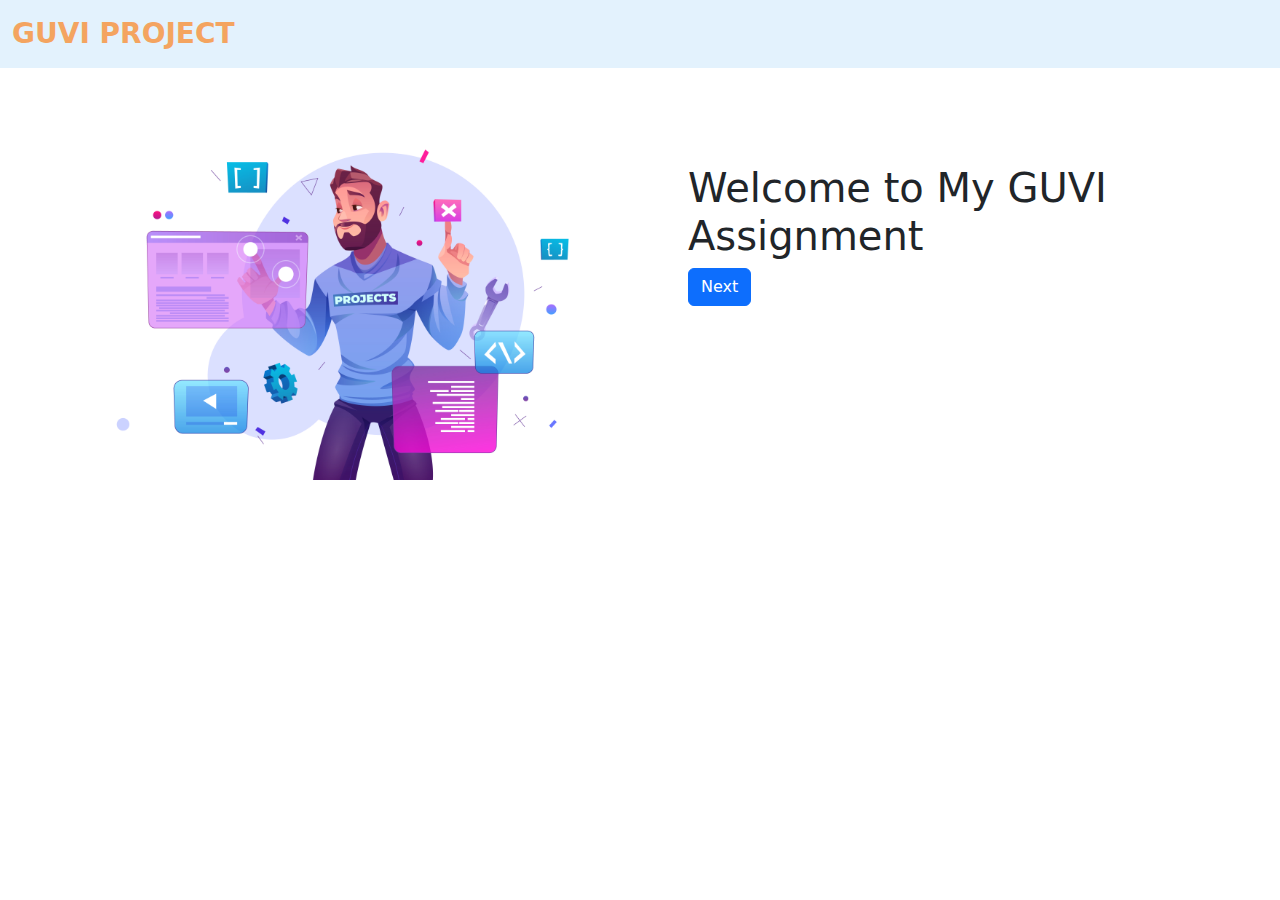
<file: index.html>
<!DOCTYPE html>
<html lang="en">
<head>
    <meta charset="UTF-8">
    <meta name="viewport" content="width=device-width, initial-scale=1.0">
    <title>Document</title>
    <link rel="stylesheet" href="https://cdn.jsdelivr.net/npm/bootstrap@5.3.3/dist/css/bootstrap.min.css">
</head>
<body>
  
<nav class="navbar navbar-expand-lg sticky-top" style="background-color: #e3f2fd;">
    <div class="container-fluid">
        <a class="navbar-brand fw-semibold fs-3" style="color: sandybrown" href="./index.html">GUVI PROJECT</a>
    </div>
</nav>

<div class="container mt-5">
    <div class="row">
        <div class="col-md-6 ">
            <img class="img-fluid w-100" src="./assets/Image/background.jpg" alt="">
        </div>
        <div class="col-md-6 mt-5 ps-5">
            <h1 class="title">Welcome to My GUVI Assignment</h1>
            <a href="./login.html" class="btn btn-primary">Next</a>
        </div>
        
    </div>
</div>

</body>
</html>
</file>
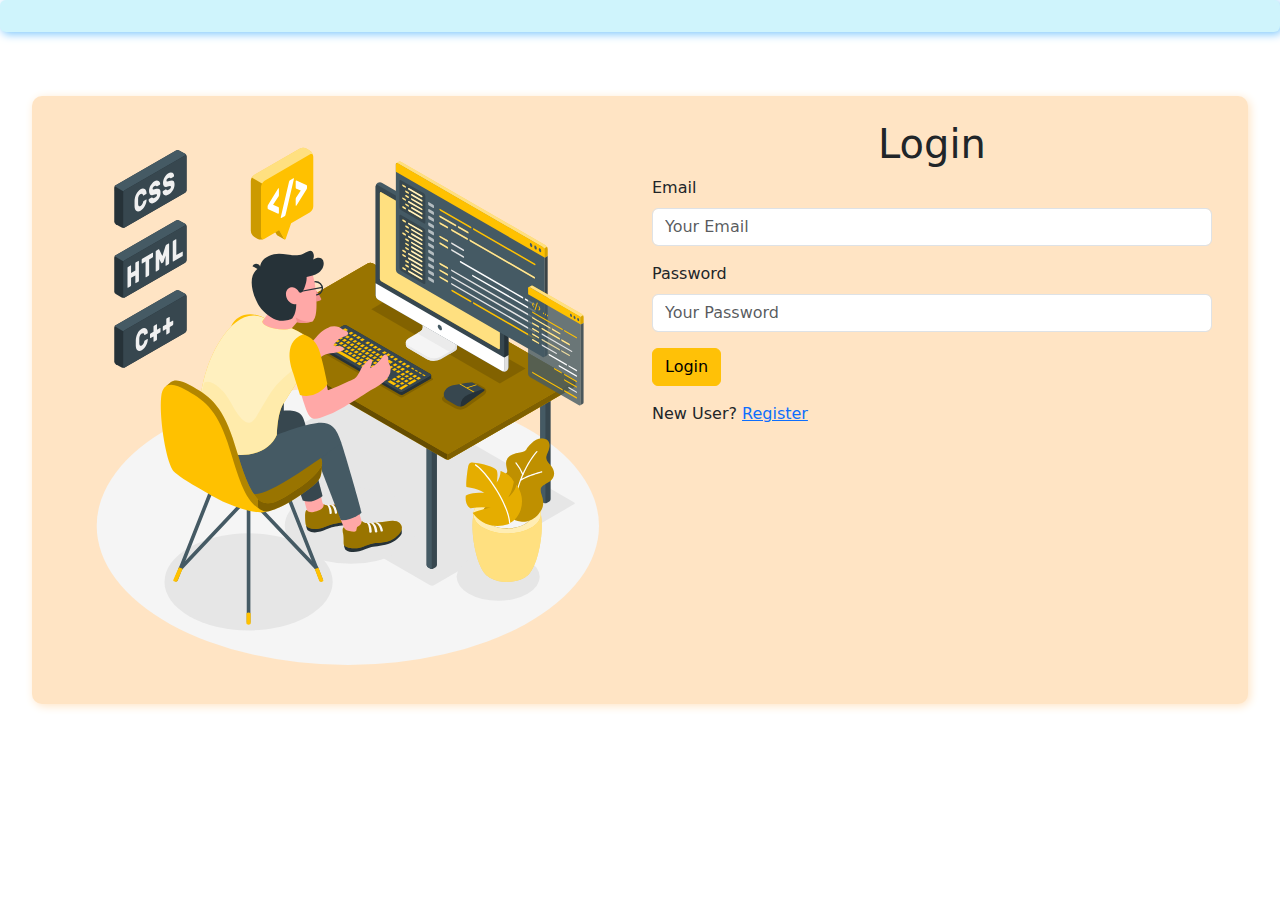
<file: login.html>
<!DOCTYPE html>
<html lang="en">
<head>
    <meta charset="UTF-8">
    <meta name="viewport" content="width=device-width, initial-scale=1.0">
    <title>Login</title>
    <link rel="stylesheet" href="./css/login.css">
    <link rel="stylesheet" href="https://cdn.jsdelivr.net/npm/bootstrap@5.3.3/dist/css/bootstrap.min.css">
</head>
<body>
  <script src="https://ajax.googleapis.com/ajax/libs/jquery/3.6.0/jquery.min.js"></script>

    <nav class="navbar navbar-expand-lg sticky-top navbar-shadow p-3 mb-5 rounded bg-info-subtle">
        <div class="container-fluid">
            <a class="navbar-brand fw-semibold fs-3" style="color:sandybrown" href="./index.html">Profile Maker</a>
            <button class="navbar-toggler" type="button" data-bs-toggle="collapse" data-bs-target="#navbarSupportedContent" aria-controls="navbarSupportedContent" aria-expanded="false" aria-label="Toggle navigation">
                <span class="navbar-toggler-icon"></span>
            </button>
            <div class="collapse navbar-collapse" id="navbarSupportedContent">
                <ul class="navbar-nav me-auto mb-2 mb-lg-0">
                    <li class="nav-item">
                        <a class="nav-link active" style="color:sandybrown" aria-current="page" href="./login.html">Home</a>
                    </li>
                    <li class="nav-item">
                        <a class="nav-link" href="./register.html">Registration</a>
                    </li>
                </ul>
            </div>
        </div>
    </nav>

    <div class="container-fluid mt-4 mb-5 p-3">
        <div class="row background-color p-4 mx-3">
            <div class="col-md-6 order-md-1 order-1">
                <img src="./assets/Image/login.svg" class="img-fluid">
            </div>
            <div class="col-lg-6 col-md-12 order-lg-2 order-2">

                    <h1 class="row justify-content-center">Login</h1>
                    <form id="loginForm" method="POST">
                        <div class="mb-3">
                            <label for="email" class="form-label">Email</label>
                            <input type="email" class="form-control placeholder-color" id="email" name="email" placeholder="Your Email" required>
                        </div>
                        <div class="mb-3">
                            <label for="pwd" class="form-label">Password</label>
                            <input type="password" class="form-control placeholder-color" id="pwd" name="pwd" placeholder="Your Password" required>
                        </div>
                        <button class="btn btn-warning" type="submit">Login</button>
                    </form>
                    <p class="regi-page mt-3">New User? <a href="register.html">Register</a></p>
                </div>
            </div>
        </div>
    </div>
    </div>
    <script src="https://cdn.jsdelivr.net/npm/bootstrap@5.3.3/dist/js/bootstrap.bundle.min.js"></script>
    
    <script src="./Js/login.js"></script>
    <script src="./assets/user.js"></script>
</body>
</html>
</file>
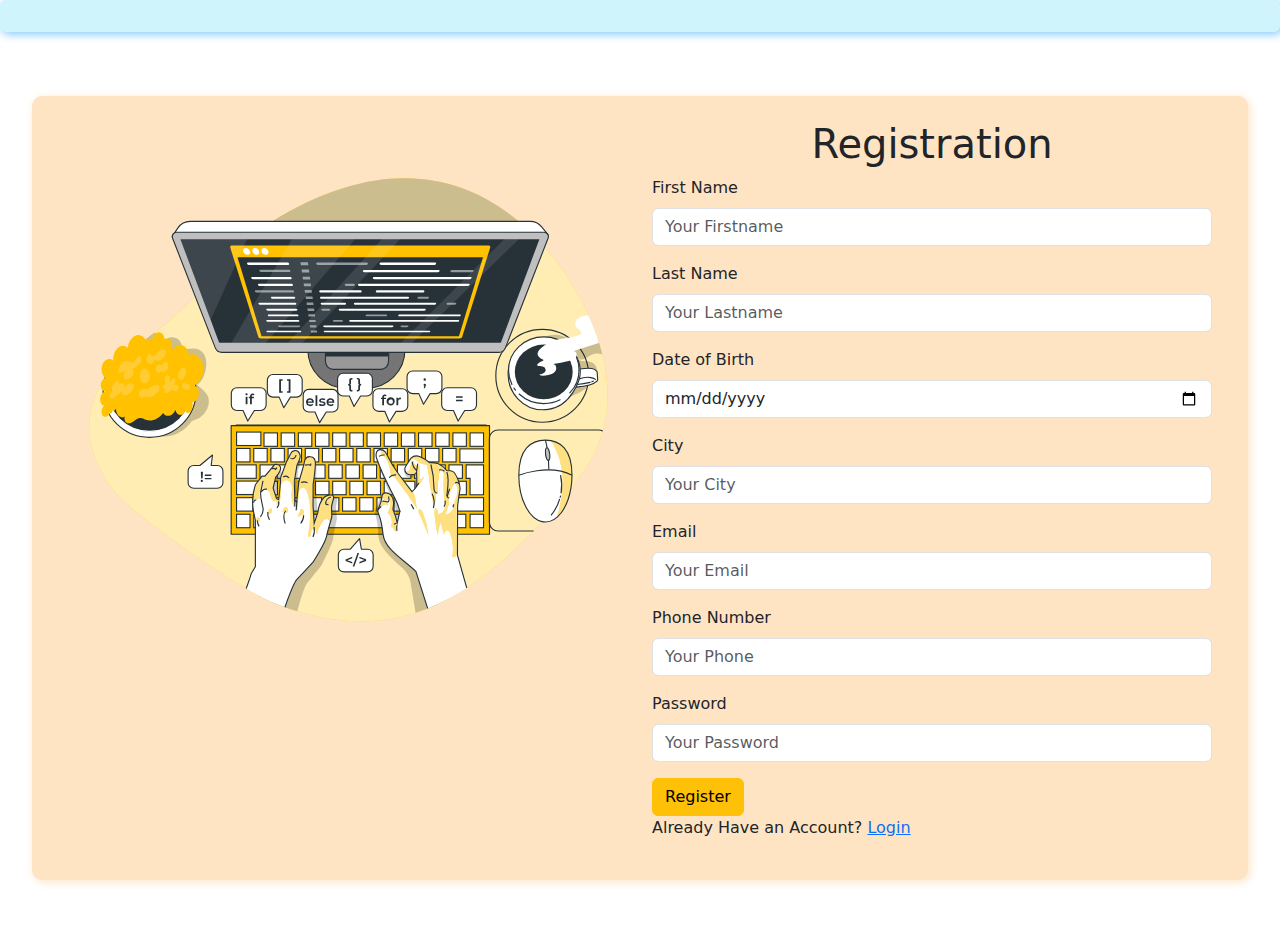
<file: register.html>
<!DOCTYPE html>
<html lang="en">
<head>
    <meta charset="UTF-8">
    <meta name="viewport" content="width=device-width, initial-scale=1.0">
    <title>Register</title>
    <link rel="stylesheet" href="./CSS/register.css">
    <link href="https://cdn.jsdelivr.net/npm/bootstrap@5.3.3/dist/css/bootstrap.min.css" rel="stylesheet" integrity="sha384-QWTKZyjpPEjISv5WaRU9OFeRpok6YctnYmDr5pNlyT2bRjXh0JMhjY6hW+ALEwIH" crossorigin="anonymous">
</head>
<body>
  <script src="https://ajax.googleapis.com/ajax/libs/jquery/3.6.0/jquery.min.js"></script>

  <nav class="navbar navbar-expand-lg sticky-top navbar-shadow p-3 mb-5 bg-info-subtle rounded bg-info-subtle">
    <div class="container-fluid">
        <a class="navbar-brand fw-semibold fs-3" style="color:sandybrown" href="./index.html">GUVI PROJECT</a>
        <button class="navbar-toggler" type="button" data-bs-toggle="collapse" data-bs-target="#navbarSupportedContent" aria-controls="navbarSupportedContent" aria-expanded="false" aria-label="Toggle navigation">
            <span class="navbar-toggler-icon"></span>
        </button>
        <div class="collapse navbar-collapse" id="navbarSupportedContent">
            <ul class="navbar-nav me-auto mb-2 mb-lg-0">
                <li class="nav-item">
                    <a class="nav-link" aria-current="page" href="./login.html">Home</a>
                </li>
                <li class="nav-item">
                    <a class="nav-link active" style="color:sandybrown" href="./register.html">Registration</a>
                </li>
            </ul>
        </div>
    </div>
</nav>
<div class="container-fluid mt-4 mb-5 p-3">
    <div class="row background-color p-4 mx-3">
        <div class="col-md-6 order-md-1 order-1">
            <img src="./assets/Image/register.svg" class="img-fluid">
        </div>
        <div class="col-lg-6 col-md-12 order-lg-2 order-2">
            <div class="register  ">
                <h1 class="row justify-content-center">Registration</h1>
                <form id="registerForm" method="POST">
                      <div class="mb-3">
                          <label for="firstname" class="form-label">First Name</label>
                          <input type="text" class="form-control" id="firstname" name="firstname" placeholder="Your Firstname" required>
                      </div>
                      <div class="mb-3">
                          <label for="lastname" class="form-label">Last Name</label>
                          <input type="text" class="form-control" id="lastname" name="lastname" placeholder="Your Lastname" required>
                      </div>
                      <div class="mb-3">
                        <label for="dob" class="form-label">Date of Birth</label>
                        <input type="date" class="form-control" id="dob" name="dob" required>
                    </div>
                    <div class="mb-3">
                        <label for="city" class="form-label">City</label>
                        <input type="text" class="form-control" id="city" name="city" placeholder="Your City" required>
                    </div>
                    
                      <div class="mb-3">
                          <label for="email" class="form-label">Email</label>
                          <input type="email" class="form-control" id="email" name="email" placeholder="Your Email" required>
                      </div>
                      <div class="mb-3">
                          <label for="phone" class="form-label">Phone Number</label>
                          <input type="tel" class="form-control" id="phone" name="phone" placeholder="Your Phone" pattern="[0-9]{10}" required>
                      </div>

                      <div class="mb-3">
                          <label for="pwd" class="form-label">Password</label>
                          <input type="password" class="form-control" id="pwd" name="pwd" placeholder="Your Password" required>
                      </div>
                      </div>
                      <button class="btn btn-warning" type="submit">Register</button>
                  </form>
                  <p class="logi-page">Already Have an Account? <a href="./login.html">Login</a></p>
              </div>
              
          </div>
          
      </div>
  </div>
   <script src="https://cdn.jsdelivr.net/npm/bootstrap@5.3.3/dist/js/bootstrap.bundle.min.js"></script>
   <script src="./assets/ageCalculator.js"></script>
   <script src="./js/register.js"></script>
    <script src="./assets/user.js"></script>
    
</body>


</html>
</file>
<file: css/login.css>
/* for nav content */
#logout{
    cursor: pointer;

}
.navbar-shadow {
    
    box-shadow: 2px 2px 10px #7ac6fc;
}



.background-color{
    
    background-color: bisque;
    /* opacity: 0.5; */
    box-shadow: 2px 2px 10px bisque;
    border-radius: 10px;
}
/* for responsive website */
</file>
<file: CSS/register.css>
/* Navbar content */
#logout{
    cursor: pointer;
    
}
.navbar-shadow {
    
    box-shadow: 2px 2px 10px #7ac6fc;
}

.background-color{
    background-color: bisque;
    box-shadow: 2px 2px 10px bisque;
    border-radius: 10px;
}

/* For responsive website */
</file>
